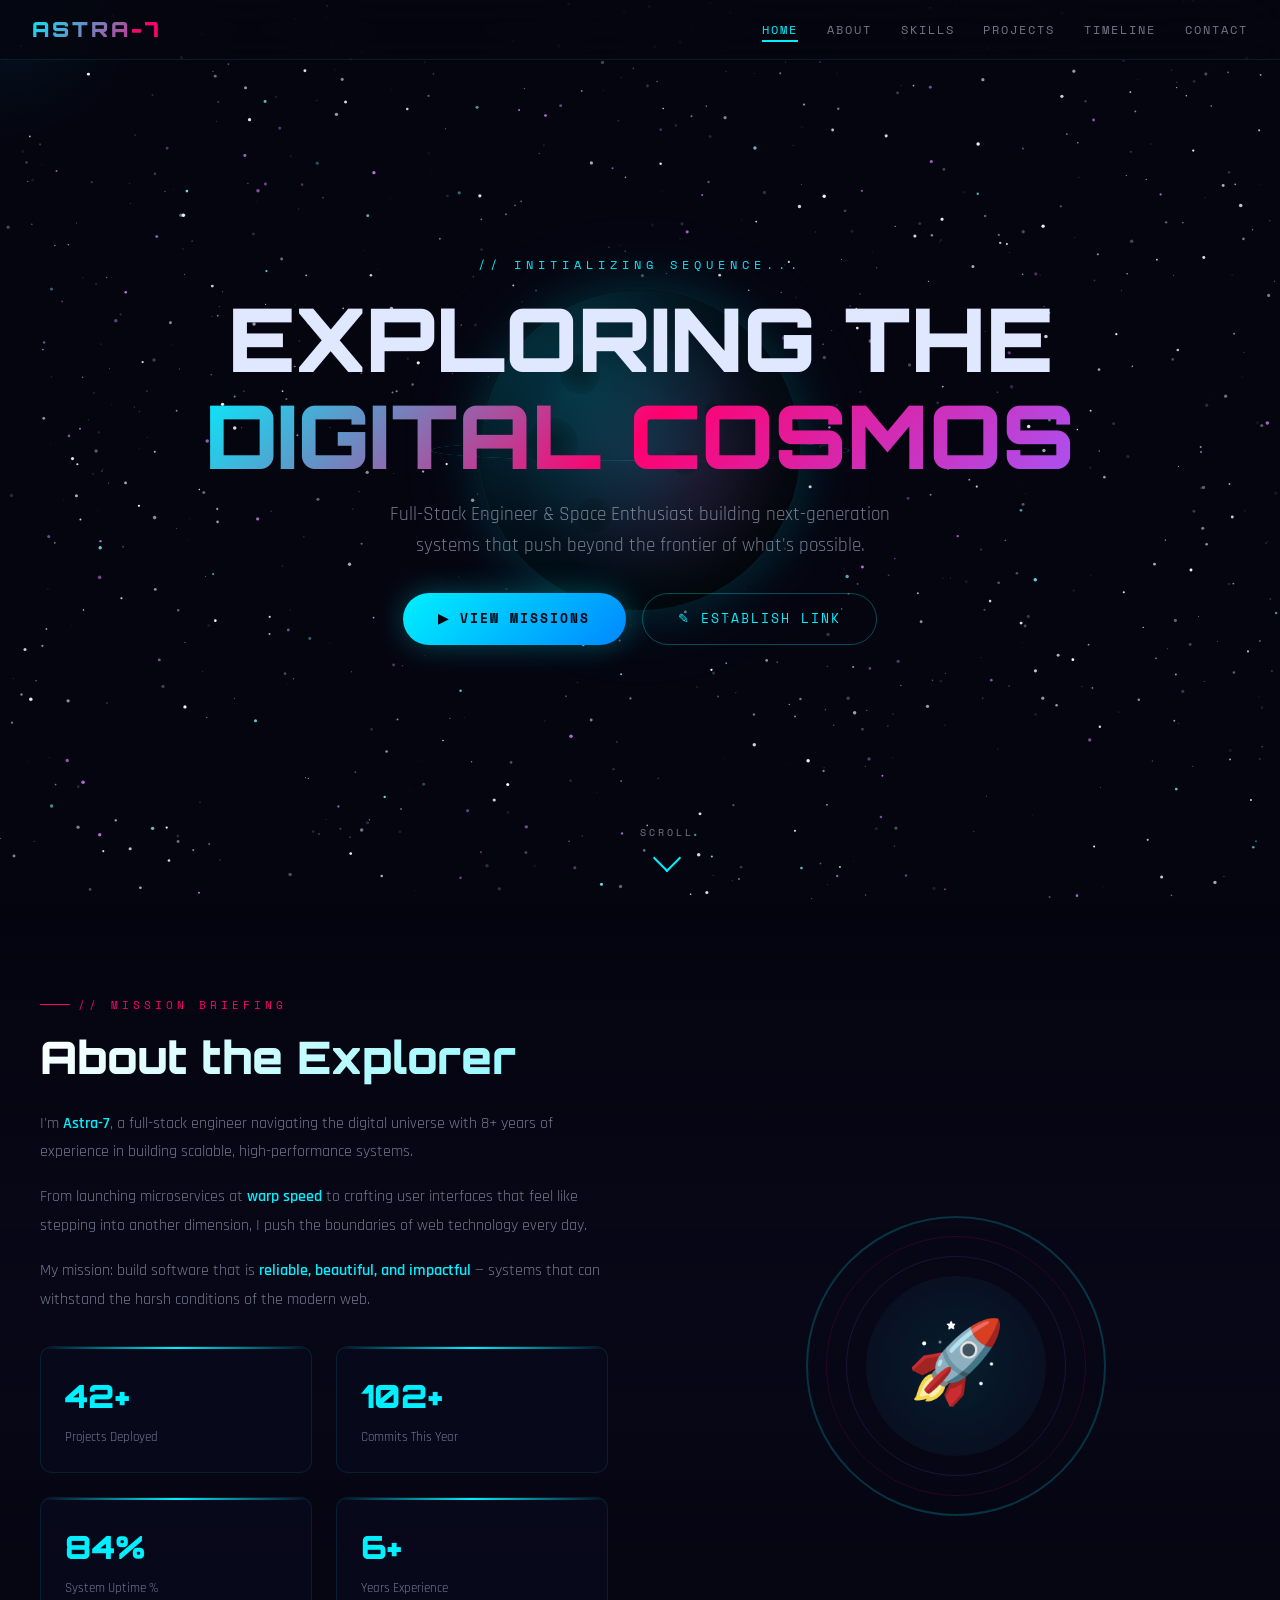
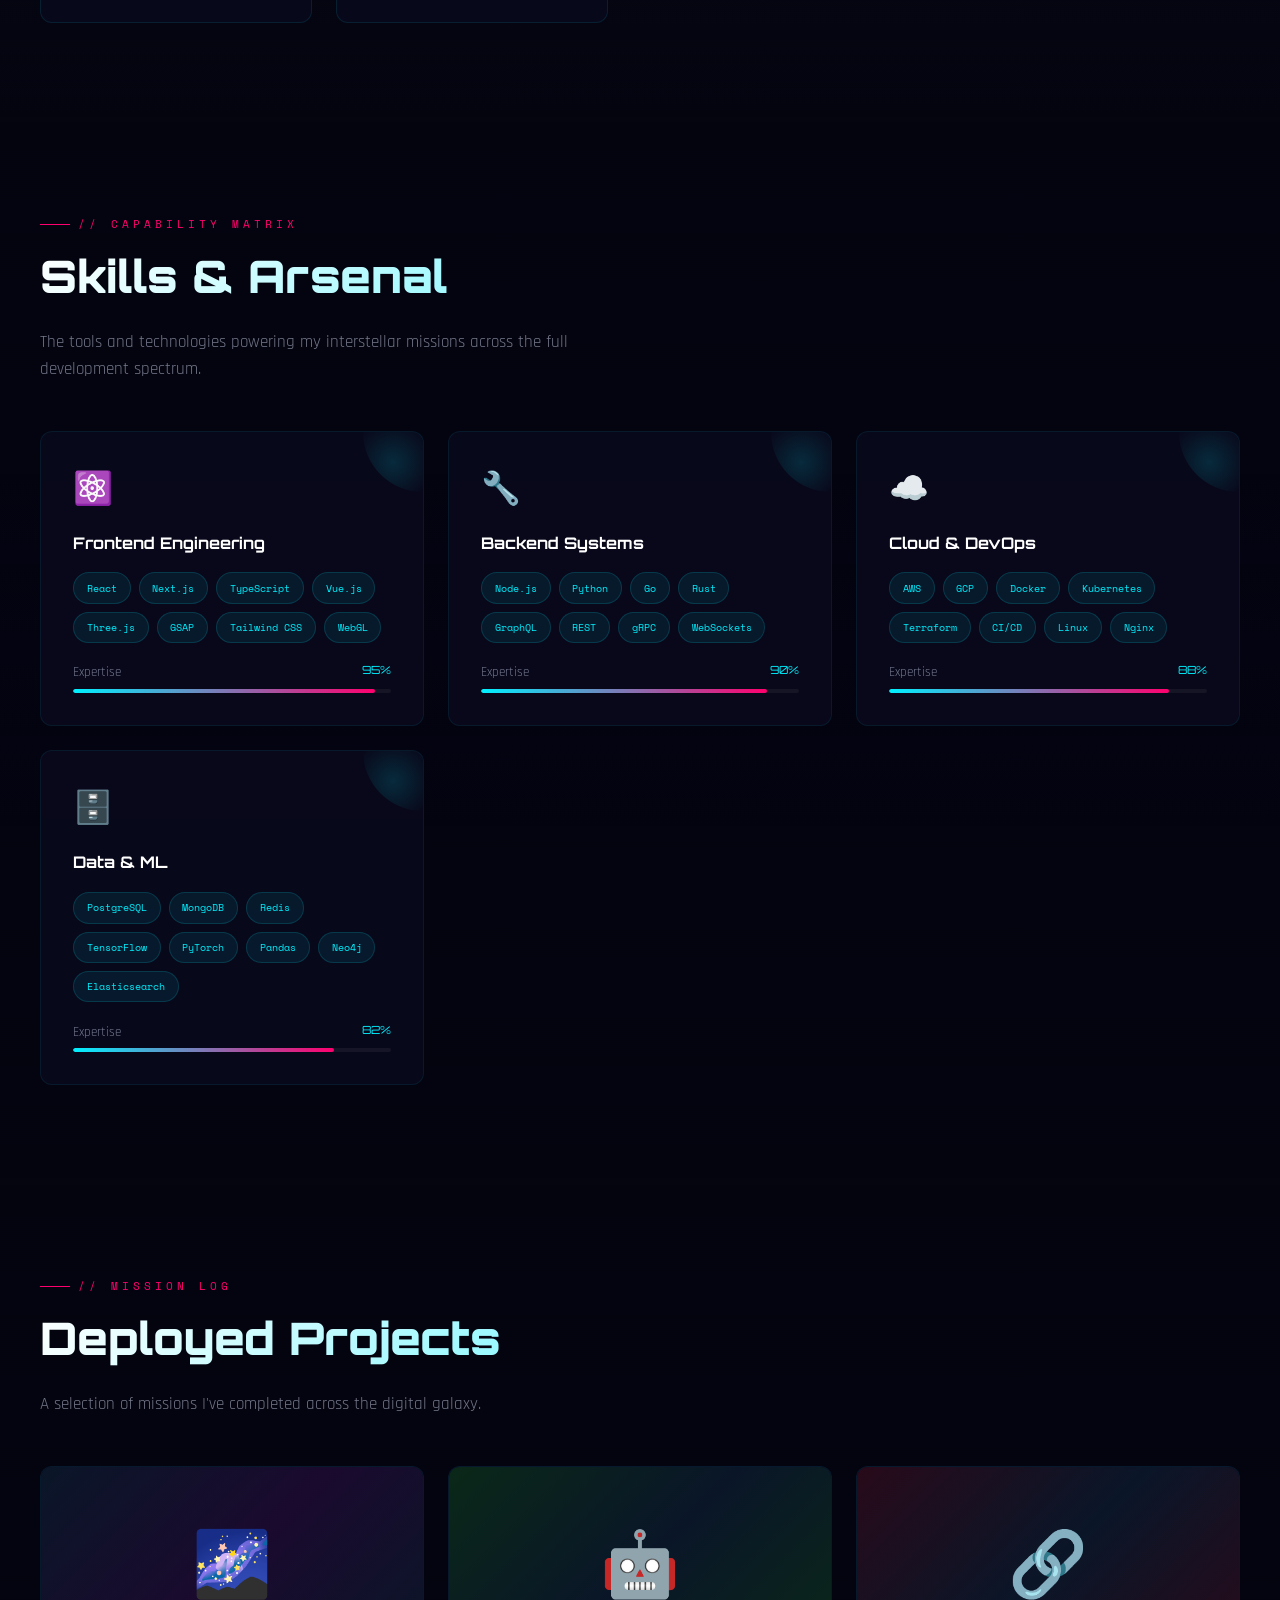
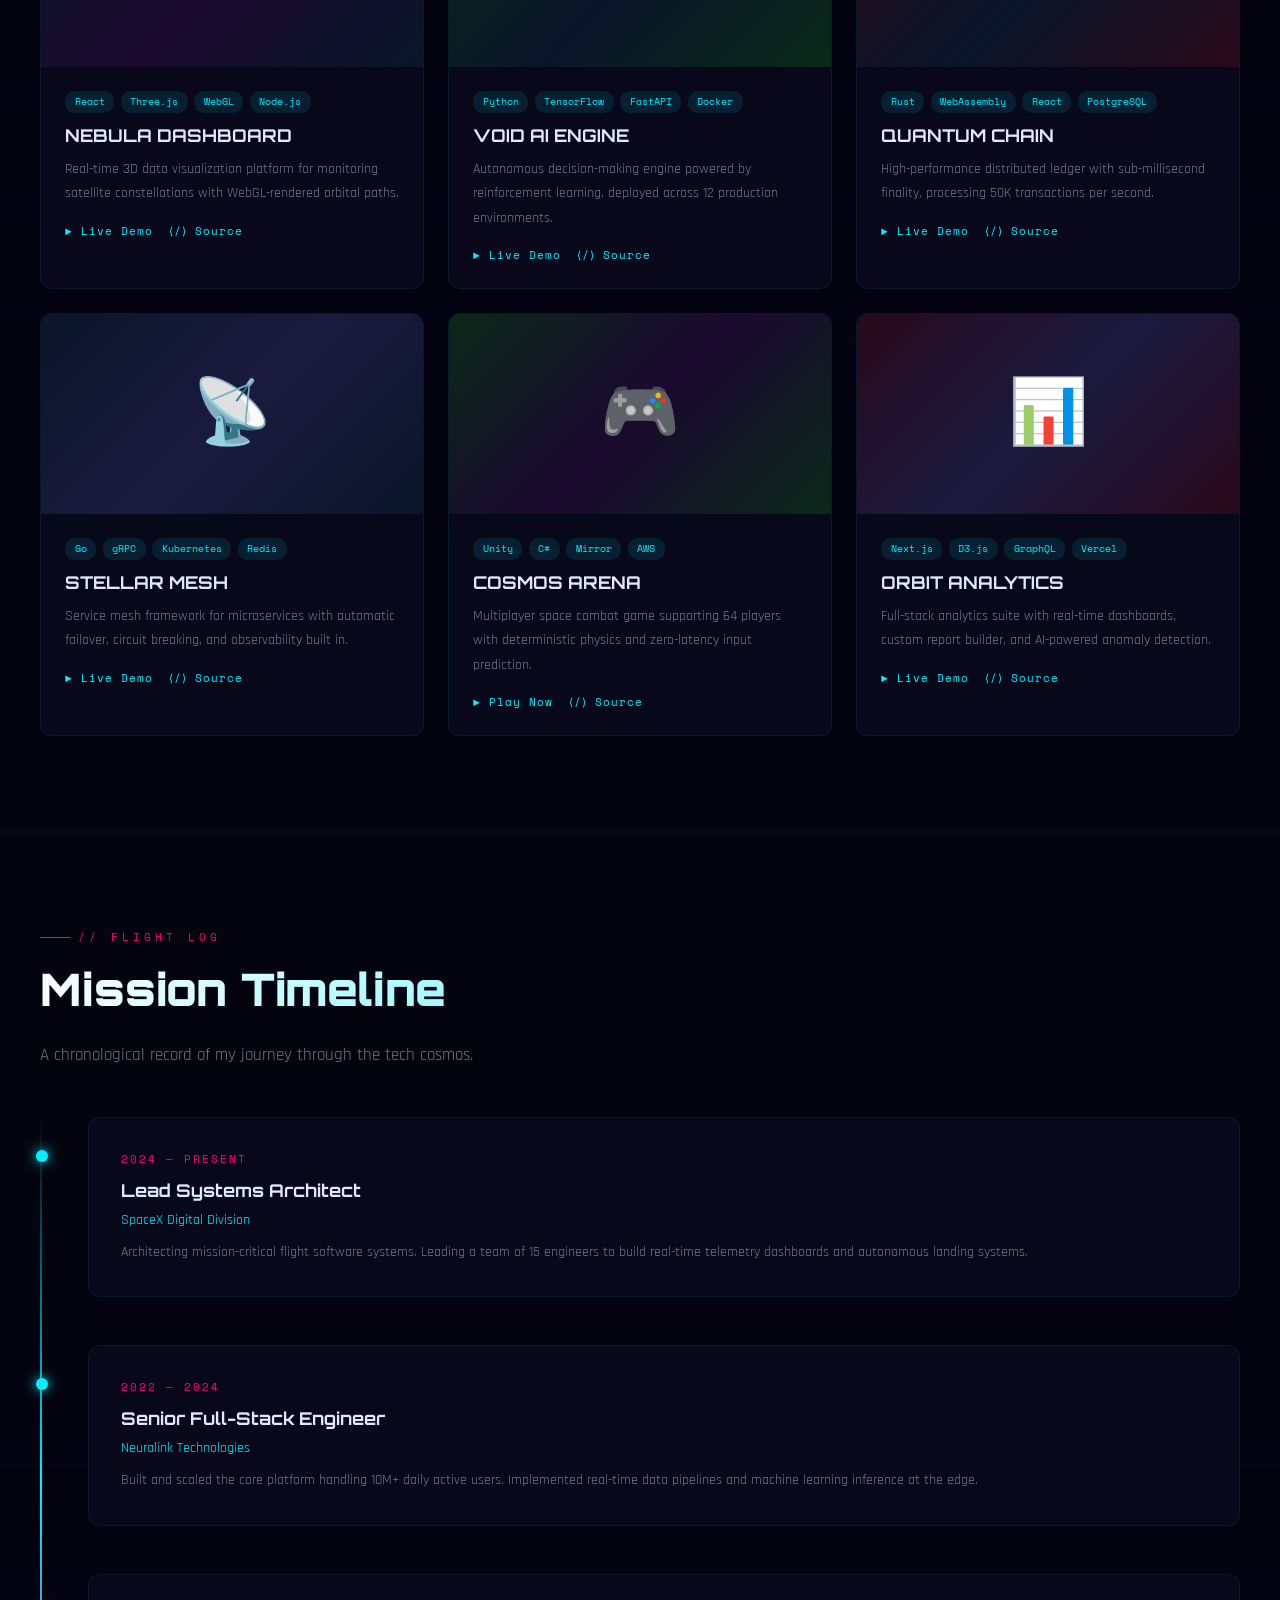
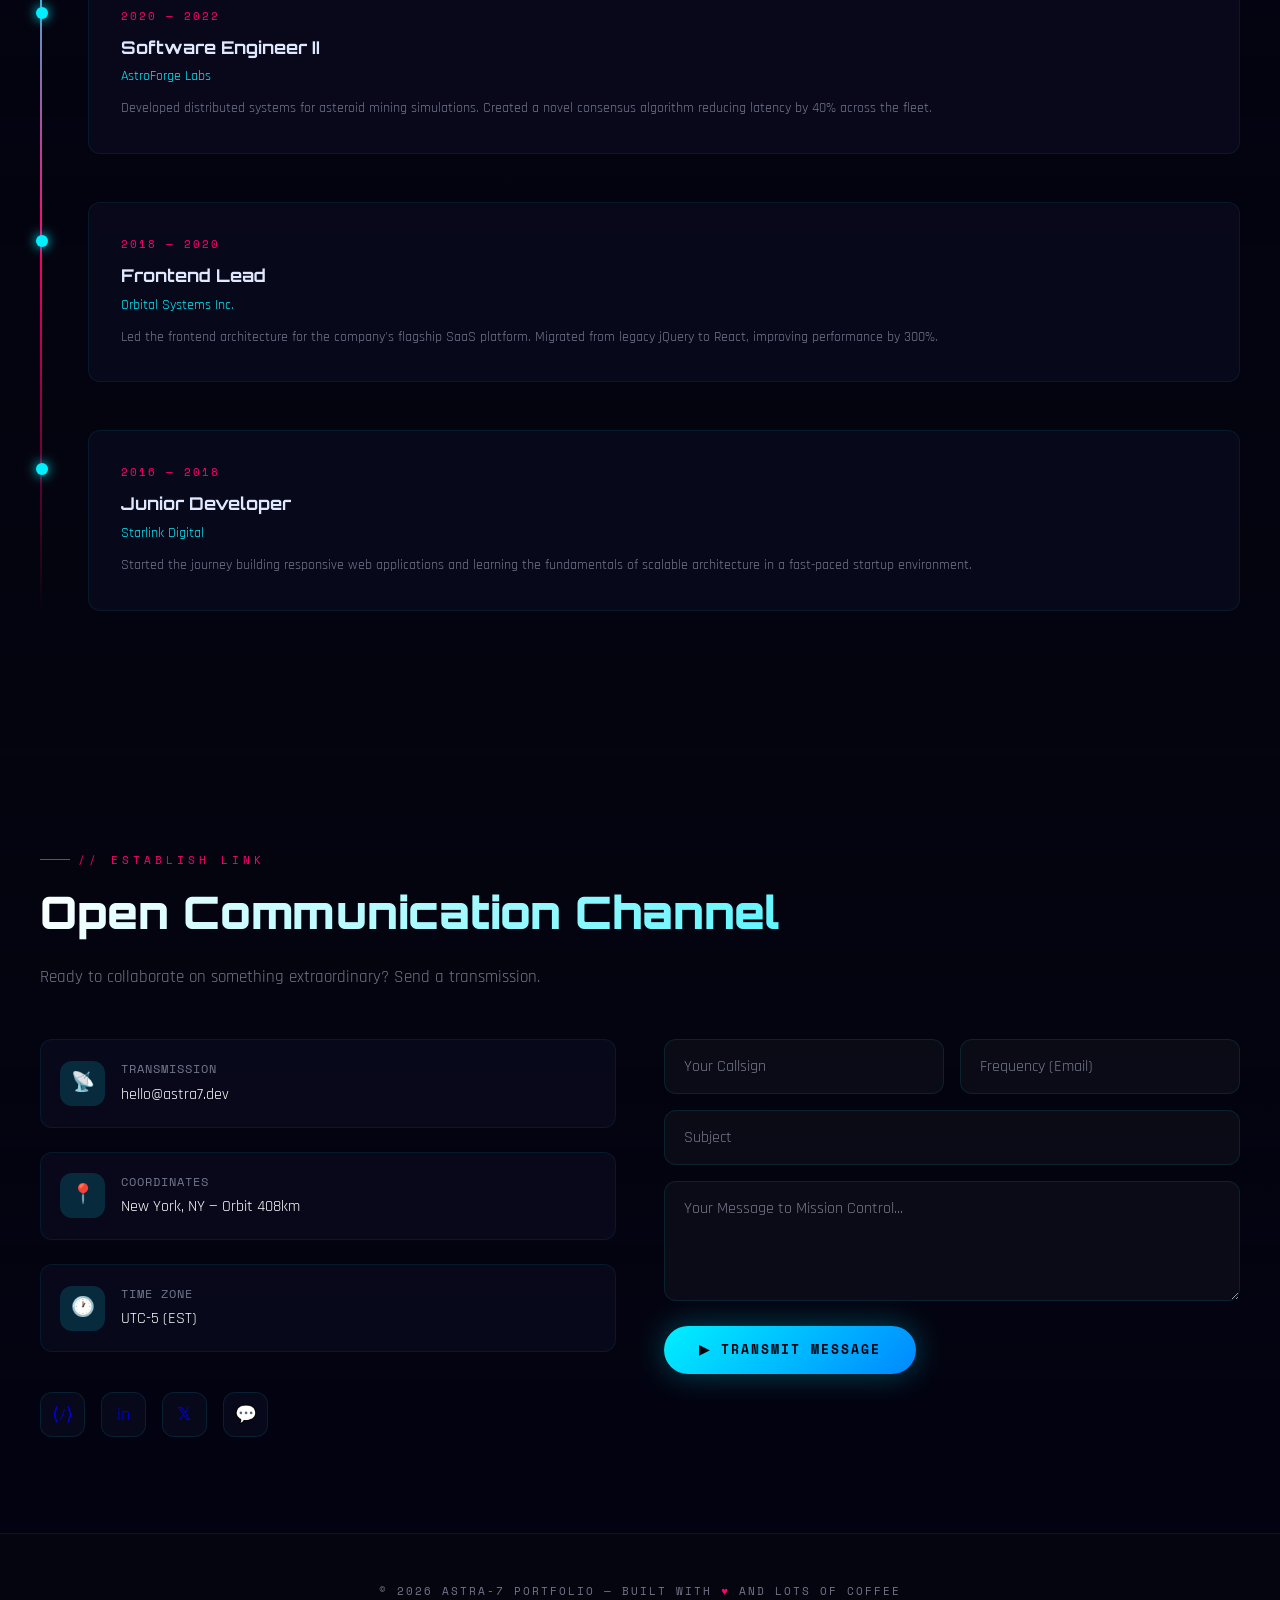
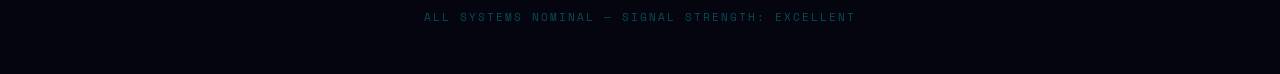
<file: space-portfolio/index.html>
<!DOCTYPE html>
<html lang="en">
<head>
<meta charset="UTF-8">
<meta name="viewport" content="width=device-width, initial-scale=1.0">
<title>ASTRA-7 | Space Explorer Portfolio</title>
<style>
  @import url('https://fonts.googleapis.com/css2?family=Orbitron:wght@400;500;700;900&family=Rajdhani:wght@300;400;500;600;700&family=Space+Mono:wght@400;700&display=swap');

  *,*::before,*::after{margin:0;padding:0;box-sizing:border-box}
  :root{
    --primary:#00f0ff;--primary-dim:rgba(0,240,255,.15);
    --accent:#ff006e;--accent-dim:rgba(255,0,110,.15);
    --gold:#ffd700;--purple:#a855f7;--green:#00ff88;
    --bg:#050510;--surface:rgba(10,10,30,.85);
    --text:#e0e8ff;--text-dim:rgba(224,232,255,.5);
    --glow:0 0 20px rgba(0,240,255,.4);
    --radius:12px;
  }
  html{scroll-behavior:smooth;overflow-x:hidden}
  body{
    font-family:'Rajdhani',sans-serif;background:var(--bg);color:var(--text);
    line-height:1.6;overflow-x:hidden;
  }
  ::selection{background:var(--primary);color:var(--bg)}
  ::-webkit-scrollbar{width:6px}
  ::-webkit-scrollbar-track{background:var(--bg)}
  ::-webkit-scrollbar-thumb{background:var(--primary);border-radius:3px}

  /* ── STARS CANVAS ── */
  #stars-canvas{position:fixed;top:0;left:0;width:100%;height:100%;z-index:0;pointer-events:none}

  /* ── CURSOR GLOW ── */
  #cursor-glow{
    position:fixed;width:300px;height:300px;border-radius:50%;
    background:radial-gradient(circle,rgba(0,240,255,.07) 0%,transparent 70%);
    pointer-events:none;z-index:1;transform:translate(-50%,-50%);
    transition:left .15s,top .15s;
  }

  /* ── NAV ── */
  nav{
    position:fixed;top:0;left:0;width:100%;z-index:100;
    background:rgba(5,5,16,.8);backdrop-filter:blur(20px);
    border-bottom:1px solid rgba(0,240,255,.1);
    padding:.8rem 2rem;display:flex;align-items:center;justify-content:space-between;
    transition:transform .3s;
  }
  nav.hidden{transform:translateY(-100%)}
  .nav-logo{
    font-family:'Orbitron',sans-serif;font-weight:900;font-size:1.3rem;
    background:linear-gradient(135deg,var(--primary),var(--accent));
    -webkit-background-clip:text;-webkit-text-fill-color:transparent;
    letter-spacing:3px;
  }
  .nav-logo span{color:var(--accent);-webkit-text-fill-color:var(--accent)}
  .nav-links{display:flex;gap:1.8rem;list-style:none}
  .nav-links a{
    font-family:'Space Mono',monospace;font-size:.75rem;
    color:var(--text-dim);text-decoration:none;text-transform:uppercase;
    letter-spacing:2px;position:relative;transition:color .3s;
  }
  .nav-links a:hover,.nav-links a.active{color:var(--primary)}
  .nav-links a::after{
    content:'';position:absolute;bottom:-4px;left:0;width:0;height:2px;
    background:var(--primary);transition:width .3s;
  }
  .nav-links a:hover::after,.nav-links a.active::after{width:100%}
  .hamburger{display:none;flex-direction:column;gap:5px;cursor:pointer;z-index:101}
  .hamburger span{width:25px;height:2px;background:var(--primary);transition:.3s}
  .hamburger.open span:nth-child(1){transform:rotate(45deg) translate(5px,5px)}
  .hamburger.open span:nth-child(2){opacity:0}
  .hamburger.open span:nth-child(3){transform:rotate(-45deg) translate(5px,-5px)}

  /* ── SECTION BASE ── */
  section{position:relative;z-index:2;padding:6rem 2rem}
  .container{max-width:1200px;margin:0 auto}
  .section-label{
    font-family:'Space Mono',monospace;font-size:.7rem;
    color:var(--accent);letter-spacing:4px;text-transform:uppercase;
    margin-bottom:.5rem;display:flex;align-items:center;gap:.5rem;
  }
  .section-label::before{content:'';width:30px;height:1px;background:var(--accent)}
  .section-title{
    font-family:'Orbitron',sans-serif;font-size:clamp(1.8rem,4vw,2.8rem);
    font-weight:900;margin-bottom:1rem;
    background:linear-gradient(135deg,#fff,var(--primary));
    -webkit-background-clip:text;-webkit-text-fill-color:transparent;
  }
  .section-desc{color:var(--text-dim);max-width:600px;margin-bottom:3rem;font-size:1.05rem}

  /* ── HERO ── */
  #hero{
    min-height:100vh;display:flex;align-items:center;justify-content:center;
    text-align:center;position:relative;overflow:hidden;
  }
  .hero-content{position:relative;z-index:5}
  .hero-tag{
    font-family:'Space Mono',monospace;font-size:.75rem;
    color:var(--primary);letter-spacing:5px;text-transform:uppercase;
    margin-bottom:1rem;opacity:0;animation:fadeUp .8s .2s forwards;
  }
  .hero-title{
    font-family:'Orbitron',sans-serif;
    font-size:clamp(2.5rem,8vw,5.5rem);font-weight:900;
    line-height:1.1;margin-bottom:1rem;
    opacity:0;animation:fadeUp .8s .4s forwards;
  }
  .hero-title .line1{color:var(--text)}
  .hero-title .line2{
    background:linear-gradient(135deg,var(--primary),var(--accent),var(--purple));
    -webkit-background-clip:text;-webkit-text-fill-color:transparent;
  }
  .hero-sub{
    font-size:1.2rem;color:var(--text-dim);max-width:550px;margin:0 auto 2rem;
    opacity:0;animation:fadeUp .8s .6s forwards;
  }
  .hero-buttons{
    display:flex;gap:1rem;justify-content:center;flex-wrap:wrap;
    opacity:0;animation:fadeUp .8s .8s forwards;
  }
  .btn{
    font-family:'Space Mono',monospace;font-size:.8rem;letter-spacing:2px;
    padding:.9rem 2.2rem;border-radius:50px;cursor:pointer;
    text-decoration:none;text-transform:uppercase;transition:all .3s;
    display:inline-flex;align-items:center;gap:.5rem;
  }
  .btn-primary{
    background:linear-gradient(135deg,var(--primary),#0088ff);
    color:var(--bg);border:none;font-weight:700;
    box-shadow:0 0 30px rgba(0,240,255,.3);
  }
  .btn-primary:hover{box-shadow:0 0 50px rgba(0,240,255,.5);transform:translateY(-2px)}
  .btn-outline{
    background:transparent;color:var(--primary);
    border:1px solid rgba(0,240,255,.3);
  }
  .btn-outline:hover{background:var(--primary-dim);border-color:var(--primary)}
  .scroll-indicator{
    position:absolute;bottom:2rem;left:50%;transform:translateX(-50%);
    display:flex;flex-direction:column;align-items:center;gap:.5rem;
    opacity:0;animation:fadeUp .8s 1.2s forwards;
  }
  .scroll-indicator span{
    font-family:'Space Mono',monospace;font-size:.6rem;
    color:var(--text-dim);letter-spacing:3px;text-transform:uppercase;
  }
  .scroll-arrow{
    width:20px;height:20px;border-right:2px solid var(--primary);
    border-bottom:2px solid var(--primary);transform:rotate(45deg);
    animation:scrollBounce 2s infinite;
  }

  /* ── 3D PLANET ── */
  #planet-container{
    position:absolute;top:50%;left:50%;
    transform:translate(-50%,-50%);z-index:1;
    perspective:1000px;
  }
  .planet-scene{width:320px;height:320px;position:relative;transform-style:preserve-3d}
  .planet{
    width:100%;height:100%;border-radius:50%;position:relative;
    transform-style:preserve-3d;
    background:
      radial-gradient(circle at 30% 30%,rgba(0,240,255,.15),transparent 50%),
      radial-gradient(circle at 70% 60%,rgba(255,0,110,.1),transparent 50%),
      radial-gradient(circle at 50% 50%,#0a1628,#050510);
    box-shadow:
      inset -30px -30px 80px rgba(0,0,0,.8),
      inset 10px 10px 40px rgba(0,240,255,.1),
      0 0 60px rgba(0,240,255,.15),
      0 0 120px rgba(0,240,255,.05);
    animation:planetRotate 20s linear infinite;
  }
  .planet-ring{
    position:absolute;top:50%;left:50%;
    width:420px;height:80px;
    margin-left:-210px;margin-top:-40px;
    border:2px solid rgba(0,240,255,.15);
    border-radius:50%;transform:rotateX(75deg);
    animation:ringRotate 15s linear infinite;
  }
  .planet-ring::after{
    content:'';position:absolute;top:-10px;left:-10px;right:-10px;bottom:-10px;
    border:1px solid rgba(255,0,110,.08);border-radius:50%;
  }
  .planet-surface{
    position:absolute;width:100%;height:100%;border-radius:50%;overflow:hidden;
  }
  .crater{
    position:absolute;border-radius:50%;
    background:radial-gradient(circle,rgba(0,0,0,.4),transparent);
  }
  .planet-glow{
    position:absolute;width:400px;height:400px;top:-40px;left:-40px;
    border-radius:50%;
    background:radial-gradient(circle,rgba(0,240,255,.08),transparent 70%);
    animation:pulse 4s ease-in-out infinite;
  }
  .orbit-dot{
    position:absolute;width:8px;height:8px;border-radius:50%;
    background:var(--accent);box-shadow:0 0 12px var(--accent);
    animation:orbitSpin 8s linear infinite;
  }

  /* ── STATUS BAR ── */
  .status-bar{
    position:absolute;top:50%;transform:translateY(-50%);
    display:flex;flex-direction:column;gap:1.2rem;
  }
  .status-bar.left{left:-180px}
  .status-bar.right{right:-180px}
  .status-item{
    font-family:'Space Mono',monospace;font-size:.65rem;
    color:var(--text-dim);letter-spacing:1px;
    display:flex;align-items:center;gap:.5rem;
  }
  .status-dot{
    width:6px;height:6px;border-radius:50%;
    background:var(--green);box-shadow:0 0 8px var(--green);
    animation:statusBlink 3s infinite;
  }

  /* ── ABOUT ── */
  #about{background:linear-gradient(180deg,transparent,rgba(10,10,30,.5),transparent)}
  .about-grid{display:grid;grid-template-columns:1fr 1fr;gap:4rem;align-items:center}
  .about-stats{display:grid;grid-template-columns:1fr 1fr;gap:1.5rem;margin-top:2rem}
  .stat-card{
    background:var(--surface);border:1px solid rgba(0,240,255,.1);
    border-radius:var(--radius);padding:1.5rem;position:relative;overflow:hidden;
    transition:all .3s;
  }
  .stat-card:hover{border-color:var(--primary);transform:translateY(-3px)}
  .stat-card::before{
    content:'';position:absolute;top:0;left:0;width:100%;height:2px;
    background:linear-gradient(90deg,transparent,var(--primary),transparent);
  }
  .stat-number{
    font-family:'Orbitron',sans-serif;font-size:2rem;font-weight:900;
    color:var(--primary);
  }
  .stat-label{font-size:.8rem;color:var(--text-dim);margin-top:.3rem}
  .about-text p{color:var(--text-dim);margin-bottom:1rem;line-height:1.8}
  .about-text .highlight{color:var(--primary);font-weight:600}

  /* ── SKILLS ── */
  #skills{background:linear-gradient(180deg,transparent,rgba(0,0,20,.3),transparent)}
  .skills-grid{display:grid;grid-template-columns:repeat(auto-fit,minmax(320px,1fr));gap:1.5rem}
  .skill-category{
    background:var(--surface);border:1px solid rgba(0,240,255,.08);
    border-radius:var(--radius);padding:2rem;position:relative;overflow:hidden;
    transition:all .4s;
  }
  .skill-category:hover{border-color:var(--primary);transform:translateY(-5px)}
  .skill-category::after{
    content:'';position:absolute;top:0;right:0;width:60px;height:60px;
    background:radial-gradient(circle,var(--primary-dim),transparent);
    border-radius:0 0 0 60px;
  }
  .skill-cat-icon{
    font-size:2rem;margin-bottom:1rem;display:block;
  }
  .skill-cat-title{
    font-family:'Orbitron',sans-serif;font-size:1rem;font-weight:700;
    margin-bottom:1rem;color:#fff;
  }
  .skill-tags{display:flex;flex-wrap:wrap;gap:.5rem}
  .skill-tag{
    font-family:'Space Mono',monospace;font-size:.65rem;
    padding:.4rem .8rem;border-radius:20px;
    background:rgba(0,240,255,.08);color:var(--primary);
    border:1px solid rgba(0,240,255,.15);
    transition:all .3s;
  }
  .skill-tag:hover{background:rgba(0,240,255,.2);border-color:var(--primary)}
  .skill-bar-container{margin-top:1.2rem}
  .skill-bar-label{display:flex;justify-content:space-between;margin-bottom:.4rem}
  .skill-bar-label span:first-child{font-size:.8rem;color:var(--text-dim)}
  .skill-bar-label span:last-child{font-family:'Orbitron',sans-serif;font-size:.7rem;color:var(--primary)}
  .skill-bar{height:4px;background:rgba(255,255,255,.05);border-radius:2px;overflow:hidden}
  .skill-bar-fill{
    height:100%;border-radius:2px;width:0;
    background:linear-gradient(90deg,var(--primary),var(--accent));
    transition:width 1.5s cubic-bezier(.25,.46,.45,.94);
  }

  /* ── PROJECTS ── */
  #projects{background:linear-gradient(180deg,transparent,rgba(0,0,20,.3),transparent)}
  .projects-grid{display:grid;grid-template-columns:repeat(auto-fit,minmax(340px,1fr));gap:1.5rem}
  .project-card{
    background:var(--surface);border:1px solid rgba(0,240,255,.08);
    border-radius:var(--radius);overflow:hidden;
    transition:all .4s;position:relative;
  }
  .project-card:hover{border-color:var(--primary);transform:translateY(-8px);box-shadow:var(--glow)}
  .project-card:hover .project-img{transform:scale(1.05)}
  .project-img-wrap{
    height:200px;overflow:hidden;position:relative;
  }
  .project-img{
    width:100%;height:100%;object-fit:cover;
    transition:transform .6s;
  }
  .project-img-placeholder{
    width:100%;height:100%;
    display:flex;align-items:center;justify-content:center;
    font-size:4rem;
  }
  .project-overlay{
    position:absolute;bottom:0;left:0;right:0;
    background:linear-gradient(transparent,rgba(5,5,16,.9));
    padding:1.5rem;
  }
  .project-tech{display:flex;flex-wrap:wrap;gap:.4rem;margin-bottom:.5rem}
  .project-tech span{
    font-family:'Space Mono',monospace;font-size:.6rem;
    padding:.2rem .6rem;border-radius:10px;
    background:rgba(0,240,255,.1);color:var(--primary);
  }
  .project-body{padding:1.5rem}
  .project-title{
    font-family:'Orbitron',sans-serif;font-size:1.1rem;font-weight:700;
    margin-bottom:.5rem;
  }
  .project-desc{font-size:.9rem;color:var(--text-dim);margin-bottom:1rem;line-height:1.7}
  .project-links{display:flex;gap:1rem}
  .project-link{
    font-family:'Space Mono',monospace;font-size:.7rem;
    color:var(--primary);text-decoration:none;
    display:flex;align-items:center;gap:.3rem;
    transition:color .3s;letter-spacing:1px;
  }
  .project-link:hover{color:var(--accent)}

  /* ── TIMELINE ── */
  #timeline{background:linear-gradient(180deg,transparent,rgba(0,0,20,.3),transparent)}
  .timeline-wrapper{position:relative;padding-left:3rem}
  .timeline-line{
    position:absolute;left:0;top:0;bottom:0;width:2px;
    background:linear-gradient(180deg,transparent,var(--primary),var(--accent),transparent);
  }
  .timeline-item{
    position:relative;margin-bottom:3rem;
    padding:2rem;background:var(--surface);
    border:1px solid rgba(0,240,255,.08);border-radius:var(--radius);
    transition:all .4s;
  }
  .timeline-item:hover{border-color:var(--primary);transform:translateX(5px)}
  .timeline-item::before{
    content:'';position:absolute;left:-3rem;top:2rem;
    width:12px;height:12px;border-radius:50%;
    background:var(--primary);box-shadow:0 0 12px var(--primary);
    transform:translateX(-5px);
  }
  .timeline-date{
    font-family:'Space Mono',monospace;font-size:.7rem;
    color:var(--accent);letter-spacing:2px;margin-bottom:.5rem;
  }
  .timeline-title{
    font-family:'Orbitron',sans-serif;font-size:1.1rem;
    font-weight:700;margin-bottom:.3rem;
  }
  .timeline-company{color:var(--primary);font-size:.9rem;margin-bottom:.5rem}
  .timeline-desc{color:var(--text-dim);font-size:.9rem;line-height:1.7}

  /* ── CONTACT ── */
  #contact{background:linear-gradient(180deg,transparent,rgba(0,0,20,.5))}
  .contact-grid{display:grid;grid-template-columns:1fr 1fr;gap:3rem}
  .contact-info{display:flex;flex-direction:column;gap:1.5rem}
  .contact-item{
    display:flex;align-items:center;gap:1rem;
    padding:1.2rem;background:var(--surface);
    border:1px solid rgba(0,240,255,.08);border-radius:var(--radius);
    transition:all .3s;
  }
  .contact-item:hover{border-color:var(--primary);transform:translateX(5px)}
  .contact-icon{
    width:45px;height:45px;border-radius:12px;
    background:var(--primary-dim);
    display:flex;align-items:center;justify-content:center;
    font-size:1.2rem;flex-shrink:0;
  }
  .contact-label{font-size:.75rem;color:var(--text-dim);letter-spacing:1px;font-family:'Space Mono',monospace}
  .contact-value{font-size:1rem;color:#fff;margin-top:.2rem}
  .contact-form{display:flex;flex-direction:column;gap:1rem}
  .form-group{position:relative}
  .form-group input,.form-group textarea{
    width:100%;padding:1rem 1.2rem;
    background:rgba(255,255,255,.03);
    border:1px solid rgba(0,240,255,.1);
    border-radius:var(--radius);color:#fff;
    font-family:'Rajdhani',sans-serif;font-size:1rem;
    transition:all .3s;outline:none;
  }
  .form-group input:focus,.form-group textarea:focus{
    border-color:var(--primary);box-shadow:0 0 20px rgba(0,240,255,.1);
  }
  .form-group input::placeholder,.form-group textarea::placeholder{color:var(--text-dim)}
  .form-group textarea{resize:vertical;min-height:120px}
  .form-row{display:grid;grid-template-columns:1fr 1fr;gap:1rem}
  .social-links{display:flex;gap:1rem;margin-top:1rem}
  .social-link{
    width:45px;height:45px;border-radius:12px;
    background:var(--surface);border:1px solid rgba(0,240,255,.1);
    display:flex;align-items:center;justify-content:center;
    text-decoration:none;font-size:1.1rem;
    transition:all .3s;
  }
  .social-link:hover{border-color:var(--primary);background:var(--primary-dim);transform:translateY(-3px)}

  /* ── FOOTER ── */
  footer{
    text-align:center;padding:3rem 2rem;
    border-top:1px solid rgba(0,240,255,.08);
    font-family:'Space Mono',monospace;font-size:.7rem;
    color:var(--text-dim);letter-spacing:2px;
  }
  footer .heart{color:var(--accent)}

  /* ── ANIMATIONS ── */
  @keyframes fadeUp{from{opacity:0;transform:translateY(30px)}to{opacity:1;transform:translateY(0)}}
  @keyframes planetRotate{from{transform:rotateY(0)}to{transform:rotateY(360deg)}}
  @keyframes ringRotate{from{transform:rotateX(75deg) rotateZ(0)}to{transform:rotateX(75deg) rotateZ(360deg)}}
  @keyframes pulse{0%,100%{opacity:.5;transform:scale(1)}50%{opacity:1;transform:scale(1.05)}}
  @keyframes scrollBounce{0%,100%{transform:rotate(45deg) translateY(0)}50%{transform:rotate(45deg) translateY(8px)}}
  @keyframes statusBlink{0%,100%{opacity:1}50%{opacity:.3}}
  @keyframes float{0%,100%{transform:translateY(0)}50%{transform:translateY(-15px)}}
  @keyframes orbitSpin{from{transform:rotate(0) translateX(170px) rotate(0)}to{transform:rotate(360deg) translateX(170px) rotate(-360deg)}}

  .reveal{opacity:0;transform:translateY(40px);transition:all .8s cubic-bezier(.25,.46,.45,.94)}
  .reveal.visible{opacity:1;transform:translateY(0)}

  /* ── MOBILE ── */
  @media(max-width:900px){
    .about-grid,.contact-grid{grid-template-columns:1fr}
    .projects-grid{grid-template-columns:1fr}
    .status-bar{display:none}
    .hero-title{font-size:clamp(2rem,7vw,4rem)}
    .planet-scene{width:220px;height:220px}
    .planet-ring{width:300px;height:60px;margin-left:-150px;margin-top:-30px}
    section{padding:4rem 1.5rem}
  }
  @media(max-width:768px){
    .nav-links{
      position:fixed;top:0;right:0;width:260px;height:100vh;
      background:rgba(5,5,16,.98);backdrop-filter:blur(20px);
      flex-direction:column;padding:5rem 2rem 2rem;
      transform:translateX(100%);transition:transform .3s;
      border-left:1px solid rgba(0,240,255,.1);
    }
    .nav-links.open{transform:translateX(0)}
    .hamburger{display:flex}
    .about-stats{grid-template-columns:1fr 1fr}
    .form-row{grid-template-columns:1fr}
    .hero-buttons{flex-direction:column;align-items:center}
    #planet-container{transform:translate(-50%,-40%)}
    .skills-grid{grid-template-columns:1fr}
  }
  @media(max-width:480px){
    .about-stats{grid-template-columns:1fr}
    .hero-title{font-size:2rem}
    nav{padding:.8rem 1rem}
  }
</style>
</head>
<body>

<div id="cursor-glow"></div>
<canvas id="stars-canvas"></canvas>

<!-- NAV -->
<nav id="navbar">
  <div class="nav-logo">ASTRA<span>-7</span></div>
  <ul class="nav-links" id="navLinks">
    <li><a href="#hero" class="active">Home</a></li>
    <li><a href="#about">About</a></li>
    <li><a href="#skills">Skills</a></li>
    <li><a href="#projects">Projects</a></li>
    <li><a href="#timeline">Timeline</a></li>
    <li><a href="#contact">Contact</a></li>
  </ul>
  <div class="hamburger" id="hamburger" onclick="toggleNav()">
    <span></span><span></span><span></span>
  </div>
</nav>

<!-- HERO -->
<section id="hero">
  <div class="hero-content">
    <p class="hero-tag">// INITIALIZING SEQUENCE...</p>
    <h1 class="hero-title">
      <span class="line1">EXPLORING THE</span><br>
      <span class="line2">DIGITAL COSMOS</span>
    </h1>
    <p class="hero-sub">Full-Stack Engineer & Space Enthusiast building next-generation systems that push beyond the frontier of what's possible.</p>
    <div class="hero-buttons">
      <a href="#projects" class="btn btn-primary">&#9654; VIEW MISSIONS</a>
      <a href="#contact" class="btn btn-outline">&#9998; ESTABLISH LINK</a>
    </div>
  </div>

  <div id="planet-container">
    <div class="planet-scene">
      <div class="planet">
        <div class="planet-surface">
          <div class="crater" style="width:40px;height:40px;top:20%;left:25%"></div>
          <div class="crater" style="width:25px;height:25px;top:50%;left:60%"></div>
          <div class="crater" style="width:35px;height:35px;top:65%;left:30%"></div>
          <div class="crater" style="width:18px;height:18px;top:35%;left:70%"></div>
          <div class="crater" style="width:50px;height:50px;top:40%;left:15%"></div>
        </div>
        <div class="planet-glow"></div>
      </div>
      <div class="planet-ring"></div>
      <div class="orbit-dot"></div>
    </div>
  </div>

  <div class="status-bar left">
    <div class="status-item"><div class="status-dot"></div>SYSTEMS ONLINE</div>
    <div class="status-item">LAT 40.7128</div>
    <div class="status-item">LONG -74.0060</div>
    <div class="status-item">ALT 408 KM</div>
  </div>
  <div class="status-bar right">
    <div class="status-item">ORBIT: STABLE</div>
    <div class="status-item">VEL 7.66 KM/S</div>
    <div class="status-item">UPTIME: 99.97%</div>
    <div class="status-item"><div class="status-dot"></div>AI CORE ACTIVE</div>
  </div>

  <div class="scroll-indicator">
    <span>Scroll</span>
    <div class="scroll-arrow"></div>
  </div>
</section>

<!-- ABOUT -->
<section id="about">
  <div class="container">
    <div class="reveal">
      <div class="section-label">// MISSION BRIEFING</div>
      <h2 class="section-title">About the Explorer</h2>
    </div>
    <div class="about-grid">
      <div class="about-text reveal">
        <p>I'm <span class="highlight">Astra-7</span>, a full-stack engineer navigating the digital universe with 8+ years of experience in building scalable, high-performance systems.</p>
        <p>From launching microservices at <span class="highlight">warp speed</span> to crafting user interfaces that feel like stepping into another dimension, I push the boundaries of web technology every day.</p>
        <p>My mission: build software that is <span class="highlight">reliable, beautiful, and impactful</span> — systems that can withstand the harsh conditions of the modern web.</p>
        <div class="about-stats">
          <div class="stat-card">
            <div class="stat-number" data-target="50">0</div>
            <div class="stat-label">Projects Deployed</div>
          </div>
          <div class="stat-card">
            <div class="stat-number" data-target="120">0</div>
            <div class="stat-label">Commits This Year</div>
          </div>
          <div class="stat-card">
            <div class="stat-number" data-target="99">0</div>
            <div class="stat-label">System Uptime %</div>
          </div>
          <div class="stat-card">
            <div class="stat-number" data-target="8">0</div>
            <div class="stat-label">Years Experience</div>
          </div>
        </div>
      </div>
      <div style="display:flex;justify-content:center;align-items:center" class="reveal">
        <div style="position:relative;width:300px;height:300px">
          <div style="position:absolute;inset:0;border:2px solid rgba(0,240,255,.2);border-radius:50%;animation:ringRotate 10s linear infinite"></div>
          <div style="position:absolute;inset:20px;border:1px solid rgba(255,0,110,.15);border-radius:50%;animation:ringRotate 15s linear infinite reverse"></div>
          <div style="position:absolute;inset:40px;border:1px solid rgba(168,85,247,.15);border-radius:50%;animation:ringRotate 20s linear infinite"></div>
          <div style="position:absolute;inset:60px;background:radial-gradient(circle,rgba(0,240,255,.1),var(--surface));border-radius:50%;display:flex;align-items:center;justify-content:center;font-size:5rem;animation:float 6s ease-in-out infinite">🚀</div>
        </div>
      </div>
    </div>
  </div>
</section>

<!-- SKILLS -->
<section id="skills">
  <div class="container">
    <div class="reveal">
      <div class="section-label">// CAPABILITY MATRIX</div>
      <h2 class="section-title">Skills & Arsenal</h2>
      <p class="section-desc">The tools and technologies powering my interstellar missions across the full development spectrum.</p>
    </div>
    <div class="skills-grid">
      <div class="skill-category reveal">
        <span class="skill-cat-icon">⚛️</span>
        <h3 class="skill-cat-title">Frontend Engineering</h3>
        <div class="skill-tags">
          <span class="skill-tag">React</span><span class="skill-tag">Next.js</span>
          <span class="skill-tag">TypeScript</span><span class="skill-tag">Vue.js</span>
          <span class="skill-tag">Three.js</span><span class="skill-tag">GSAP</span>
          <span class="skill-tag">Tailwind CSS</span><span class="skill-tag">WebGL</span>
        </div>
        <div class="skill-bar-container">
          <div class="skill-bar-label"><span>Expertise</span><span>95%</span></div>
          <div class="skill-bar"><div class="skill-bar-fill" data-width="95"></div></div>
        </div>
      </div>
      <div class="skill-category reveal">
        <span class="skill-cat-icon">🔧</span>
        <h3 class="skill-cat-title">Backend Systems</h3>
        <div class="skill-tags">
          <span class="skill-tag">Node.js</span><span class="skill-tag">Python</span>
          <span class="skill-tag">Go</span><span class="skill-tag">Rust</span>
          <span class="skill-tag">GraphQL</span><span class="skill-tag">REST</span>
          <span class="skill-tag">gRPC</span><span class="skill-tag">WebSockets</span>
        </div>
        <div class="skill-bar-container">
          <div class="skill-bar-label"><span>Expertise</span><span>90%</span></div>
          <div class="skill-bar"><div class="skill-bar-fill" data-width="90"></div></div>
        </div>
      </div>
      <div class="skill-category reveal">
        <span class="skill-cat-icon">☁️</span>
        <h3 class="skill-cat-title">Cloud & DevOps</h3>
        <div class="skill-tags">
          <span class="skill-tag">AWS</span><span class="skill-tag">GCP</span>
          <span class="skill-tag">Docker</span><span class="skill-tag">Kubernetes</span>
          <span class="skill-tag">Terraform</span><span class="skill-tag">CI/CD</span>
          <span class="skill-tag">Linux</span><span class="skill-tag">Nginx</span>
        </div>
        <div class="skill-bar-container">
          <div class="skill-bar-label"><span>Expertise</span><span>88%</span></div>
          <div class="skill-bar"><div class="skill-bar-fill" data-width="88"></div></div>
        </div>
      </div>
      <div class="skill-category reveal">
        <span class="skill-cat-icon">🗄️</span>
        <h3 class="skill-cat-title">Data & ML</h3>
        <div class="skill-tags">
          <span class="skill-tag">PostgreSQL</span><span class="skill-tag">MongoDB</span>
          <span class="skill-tag">Redis</span><span class="skill-tag">TensorFlow</span>
          <span class="skill-tag">PyTorch</span><span class="skill-tag">Pandas</span>
          <span class="skill-tag">Neo4j</span><span class="skill-tag">Elasticsearch</span>
        </div>
        <div class="skill-bar-container">
          <div class="skill-bar-label"><span>Expertise</span><span>82%</span></div>
          <div class="skill-bar"><div class="skill-bar-fill" data-width="82"></div></div>
        </div>
      </div>
    </div>
  </div>
</section>

<!-- PROJECTS -->
<section id="projects">
  <div class="container">
    <div class="reveal">
      <div class="section-label">// MISSION LOG</div>
      <h2 class="section-title">Deployed Projects</h2>
      <p class="section-desc">A selection of missions I've completed across the digital galaxy.</p>
    </div>
    <div class="projects-grid">
      <div class="project-card reveal">
        <div class="project-img-wrap">
          <div class="project-img-placeholder" style="background:linear-gradient(135deg,#0a1628,#1a0a2e,#0a1628)">🌌</div>
        </div>
        <div class="project-body">
          <div class="project-tech"><span>React</span><span>Three.js</span><span>WebGL</span><span>Node.js</span></div>
          <h3 class="project-title">NEBULA DASHBOARD</h3>
          <p class="project-desc">Real-time 3D data visualization platform for monitoring satellite constellations with WebGL-rendered orbital paths.</p>
          <div class="project-links">
            <a href="#" class="project-link">► Live Demo</a>
            <a href="#" class="project-link">⟨/⟩ Source</a>
          </div>
        </div>
      </div>
      <div class="project-card reveal">
        <div class="project-img-wrap">
          <div class="project-img-placeholder" style="background:linear-gradient(135deg,#0a2818,#0a1628,#0a2818)">🤖</div>
        </div>
        <div class="project-body">
          <div class="project-tech"><span>Python</span><span>TensorFlow</span><span>FastAPI</span><span>Docker</span></div>
          <h3 class="project-title">VOID AI ENGINE</h3>
          <p class="project-desc">Autonomous decision-making engine powered by reinforcement learning, deployed across 12 production environments.</p>
          <div class="project-links">
            <a href="#" class="project-link">► Live Demo</a>
            <a href="#" class="project-link">⟨/⟩ Source</a>
          </div>
        </div>
      </div>
      <div class="project-card reveal">
        <div class="project-img-wrap">
          <div class="project-img-placeholder" style="background:linear-gradient(135deg,#280a1a,#0a1628,#280a1a)">🔗</div>
        </div>
        <div class="project-body">
          <div class="project-tech"><span>Rust</span><span>WebAssembly</span><span>React</span><span>PostgreSQL</span></div>
          <h3 class="project-title">QUANTUM CHAIN</h3>
          <p class="project-desc">High-performance distributed ledger with sub-millisecond finality, processing 50K transactions per second.</p>
          <div class="project-links">
            <a href="#" class="project-link">► Live Demo</a>
            <a href="#" class="project-link">⟨/⟩ Source</a>
          </div>
        </div>
      </div>
      <div class="project-card reveal">
        <div class="project-img-wrap">
          <div class="project-img-placeholder" style="background:linear-gradient(135deg,#0a1628,#1a1a3e,#0a1628)">📡</div>
        </div>
        <div class="project-body">
          <div class="project-tech"><span>Go</span><span>gRPC</span><span>Kubernetes</span><span>Redis</span></div>
          <h3 class="project-title">STELLAR MESH</h3>
          <p class="project-desc">Service mesh framework for microservices with automatic failover, circuit breaking, and observability built in.</p>
          <div class="project-links">
            <a href="#" class="project-link">► Live Demo</a>
            <a href="#" class="project-link">⟨/⟩ Source</a>
          </div>
        </div>
      </div>
      <div class="project-card reveal">
        <div class="project-img-wrap">
          <div class="project-img-placeholder" style="background:linear-gradient(135deg,#0a2818,#1a0a2e,#0a2818)">🎮</div>
        </div>
        <div class="project-body">
          <div class="project-tech"><span>Unity</span><span>C#</span><span>Mirror</span><span>AWS</span></div>
          <h3 class="project-title">COSMOS ARENA</h3>
          <p class="project-desc">Multiplayer space combat game supporting 64 players with deterministic physics and zero-latency input prediction.</p>
          <div class="project-links">
            <a href="#" class="project-link">► Play Now</a>
            <a href="#" class="project-link">⟨/⟩ Source</a>
          </div>
        </div>
      </div>
      <div class="project-card reveal">
        <div class="project-img-wrap">
          <div class="project-img-placeholder" style="background:linear-gradient(135deg,#280a1a,#1a1a3e,#280a1a)">📊</div>
        </div>
        <div class="project-body">
          <div class="project-tech"><span>Next.js</span><span>D3.js</span><span>GraphQL</span><span>Vercel</span></div>
          <h3 class="project-title">ORBIT ANALYTICS</h3>
          <p class="project-desc">Full-stack analytics suite with real-time dashboards, custom report builder, and AI-powered anomaly detection.</p>
          <div class="project-links">
            <a href="#" class="project-link">► Live Demo</a>
            <a href="#" class="project-link">⟨/⟩ Source</a>
          </div>
        </div>
      </div>
    </div>
  </div>
</section>

<!-- TIMELINE -->
<section id="timeline">
  <div class="container">
    <div class="reveal">
      <div class="section-label">// FLIGHT LOG</div>
      <h2 class="section-title">Mission Timeline</h2>
      <p class="section-desc">A chronological record of my journey through the tech cosmos.</p>
    </div>
    <div class="timeline-wrapper">
      <div class="timeline-line"></div>
      <div class="timeline-item reveal">
        <div class="timeline-date">2024 — PRESENT</div>
        <h3 class="timeline-title">Lead Systems Architect</h3>
        <div class="timeline-company">SpaceX Digital Division</div>
        <p class="timeline-desc">Architecting mission-critical flight software systems. Leading a team of 15 engineers to build real-time telemetry dashboards and autonomous landing systems.</p>
      </div>
      <div class="timeline-item reveal">
        <div class="timeline-date">2022 — 2024</div>
        <h3 class="timeline-title">Senior Full-Stack Engineer</h3>
        <div class="timeline-company">Neuralink Technologies</div>
        <p class="timeline-desc">Built and scaled the core platform handling 10M+ daily active users. Implemented real-time data pipelines and machine learning inference at the edge.</p>
      </div>
      <div class="timeline-item reveal">
        <div class="timeline-date">2020 — 2022</div>
        <h3 class="timeline-title">Software Engineer II</h3>
        <div class="timeline-company">AstroForge Labs</div>
        <p class="timeline-desc">Developed distributed systems for asteroid mining simulations. Created a novel consensus algorithm reducing latency by 40% across the fleet.</p>
      </div>
      <div class="timeline-item reveal">
        <div class="timeline-date">2018 — 2020</div>
        <h3 class="timeline-title">Frontend Lead</h3>
        <div class="timeline-company">Orbital Systems Inc.</div>
        <p class="timeline-desc">Led the frontend architecture for the company's flagship SaaS platform. Migrated from legacy jQuery to React, improving performance by 300%.</p>
      </div>
      <div class="timeline-item reveal">
        <div class="timeline-date">2016 — 2018</div>
        <h3 class="timeline-title">Junior Developer</h3>
        <div class="timeline-company">Starlink Digital</div>
        <p class="timeline-desc">Started the journey building responsive web applications and learning the fundamentals of scalable architecture in a fast-paced startup environment.</p>
      </div>
    </div>
  </div>
</section>

<!-- CONTACT -->
<section id="contact">
  <div class="container">
    <div class="reveal">
      <div class="section-label">// ESTABLISH LINK</div>
      <h2 class="section-title">Open Communication Channel</h2>
      <p class="section-desc">Ready to collaborate on something extraordinary? Send a transmission.</p>
    </div>
    <div class="contact-grid">
      <div class="reveal">
        <div class="contact-info">
          <div class="contact-item">
            <div class="contact-icon">📡</div>
            <div>
              <div class="contact-label">TRANSMISSION</div>
              <div class="contact-value">hello@astra7.dev</div>
            </div>
          </div>
          <div class="contact-item">
            <div class="contact-icon">📍</div>
            <div>
              <div class="contact-label">COORDINATES</div>
              <div class="contact-value">New York, NY — Orbit 408km</div>
            </div>
          </div>
          <div class="contact-item">
            <div class="contact-icon">🕐</div>
            <div>
              <div class="contact-label">TIME ZONE</div>
              <div class="contact-value">UTC-5 (EST)</div>
            </div>
          </div>
          <div class="social-links">
            <a href="#" class="social-link" title="GitHub">⟨/⟩</a>
            <a href="#" class="social-link" title="LinkedIn">in</a>
            <a href="#" class="social-link" title="Twitter">𝕏</a>
            <a href="#" class="social-link" title="Discord">💬</a>
          </div>
        </div>
      </div>
      <div class="reveal">
        <form class="contact-form" onsubmit="handleSubmit(event)">
          <div class="form-row">
            <div class="form-group">
              <input type="text" placeholder="Your Callsign" required>
            </div>
            <div class="form-group">
              <input type="email" placeholder="Frequency (Email)" required>
            </div>
          </div>
          <div class="form-group">
            <input type="text" placeholder="Subject">
          </div>
          <div class="form-group">
            <textarea placeholder="Your Message to Mission Control..." required></textarea>
          </div>
          <button type="submit" class="btn btn-primary" style="border:none;align-self:flex-start">▶ TRANSMIT MESSAGE</button>
        </form>
      </div>
    </div>
  </div>
</section>

<footer>
  <p>© 2026 ASTRA-7 PORTFOLIO — BUILT WITH <span class="heart">♥</span> AND LOTS OF COFFEE</p>
  <p style="margin-top:.5rem;color:rgba(0,240,255,.3)">ALL SYSTEMS NOMINAL — SIGNAL STRENGTH: EXCELLENT</p>
</footer>

<script>
// ── STARS ──
(function(){
  const c=document.getElementById('stars-canvas'),ctx=c.getContext('2d');
  let w,h,stars=[];
  function resize(){w=c.width=innerWidth;h=c.height=innerHeight}
  function createStars(){
    stars=[];
    const n=Math.floor(w*h/1200);
    for(let i=0;i<n;i++){
      stars.push({
        x:Math.random()*w,y:Math.random()*h,
        r:Math.random()*1.5+.3,
        a:Math.random(),da:Math.random()*.02-.01,
        speed:Math.random()*.15+.05,
        hue:Math.random()>.85?190:Math.random()>.7?280:0
      });
    }
  }
  function draw(){
    ctx.clearRect(0,0,w,h);
    stars.forEach(s=>{
      s.a+=s.da;
      if(s.a>1||s.a<.2)s.da*=-1;
      s.y+=s.speed;
      if(s.y>h){s.y=0;s.x=Math.random()*w}
      const alpha=s.a;
      if(s.hue===0){
        ctx.fillStyle=`rgba(255,255,255,${alpha})`;
      }else{
        ctx.fillStyle=`hsla(${s.hue},80%,70%,${alpha})`;
      }
      ctx.beginPath();
      ctx.arc(s.x,s.y,s.r,0,Math.PI*2);
      ctx.fill();
    });
    requestAnimationFrame(draw);
  }
  resize();createStars();draw();
  addEventListener('resize',()=>{resize();createStars()});
})();

// ── CURSOR GLOW ──
const glow=document.getElementById('cursor-glow');
document.addEventListener('mousemove',e=>{
  glow.style.left=e.clientX+'px';
  glow.style.top=e.clientY+'px';
});

// ── NAV ──
let lastScroll=0;
const navbar=document.getElementById('navbar');
addEventListener('scroll',()=>{
  const st=scrollY;
  navbar.classList.toggle('hidden',st>lastScroll&&st>100);
  lastScroll=st;
  document.querySelectorAll('.nav-links a').forEach(a=>{
    const sec=document.querySelector(a.getAttribute('href'));
    if(sec){
      const top=sec.offsetTop-150,bot=top+sec.offsetHeight;
      a.classList.toggle('active',st>=top&&st<bot);
    }
  });
});

function toggleNav(){
  const nl=document.getElementById('navLinks');
  const hb=document.getElementById('hamburger');
  nl.classList.toggle('open');
  hb.classList.toggle('open');
}
document.querySelectorAll('.nav-links a').forEach(a=>
  a.addEventListener('click',()=>{
    document.getElementById('navLinks').classList.remove('open');
    document.getElementById('hamburger').classList.remove('open');
  })
);

// ── REVEAL ON SCROLL ──
const observer=new IntersectionObserver(entries=>{
  entries.forEach(e=>{if(e.isIntersecting){e.target.classList.add('visible');revealBars()}});
},{threshold:.15});
document.querySelectorAll('.reveal').forEach(el=>observer.observe(el));

// ── COUNTER ANIMATION ──
const numObs=new IntersectionObserver(entries=>{
  entries.forEach(e=>{
    if(e.isIntersecting){
      e.target.querySelectorAll('.stat-number').forEach(el=>{
        const target=+el.dataset.target;
        const suffix=target===99?'%':target===8?'+':'+';
        let current=0;
        const inc=target/60;
        const timer=setInterval(()=>{
          current+=inc;
          if(current>=target){current=target;clearInterval(timer)}
          el.textContent=Math.floor(current)+suffix;
        },25);
      });
      numObs.unobserve(e.target);
    }
  });
},{threshold:.3});
document.querySelectorAll('.about-stats').forEach(el=>numObs.observe(el));

// ── SKILL BARS ──
function revealBars(){
  document.querySelectorAll('.skill-bar-fill').forEach(bar=>{
    const w=bar.dataset.width;
    if(bar.getBoundingClientRect().top<innerHeight*.9){
      bar.style.width=w+'%';
    }
  });
}
revealBars();

// ── FORM ──
function handleSubmit(e){
  e.preventDefault();
  const btn=e.target.querySelector('button');
  const orig=btn.innerHTML;
  btn.innerHTML='✓ TRANSMITTED';
  btn.style.background='linear-gradient(135deg,#00ff88,#00cc66)';
  setTimeout(()=>{btn.innerHTML=orig;btn.style.background='';e.target.reset()},2500);
}

// ── PLANET PARALLAX ──
document.addEventListener('mousemove',e=>{
  const x=(e.clientX/innerWidth-.5)*20;
  const y=(e.clientY/innerHeight-.5)*20;
  const planet=document.querySelector('.planet-scene');
  if(planet)planet.style.transform=`translate(${x}px,${y}px)`;
});
</script>
</body>
</html>
</file>
